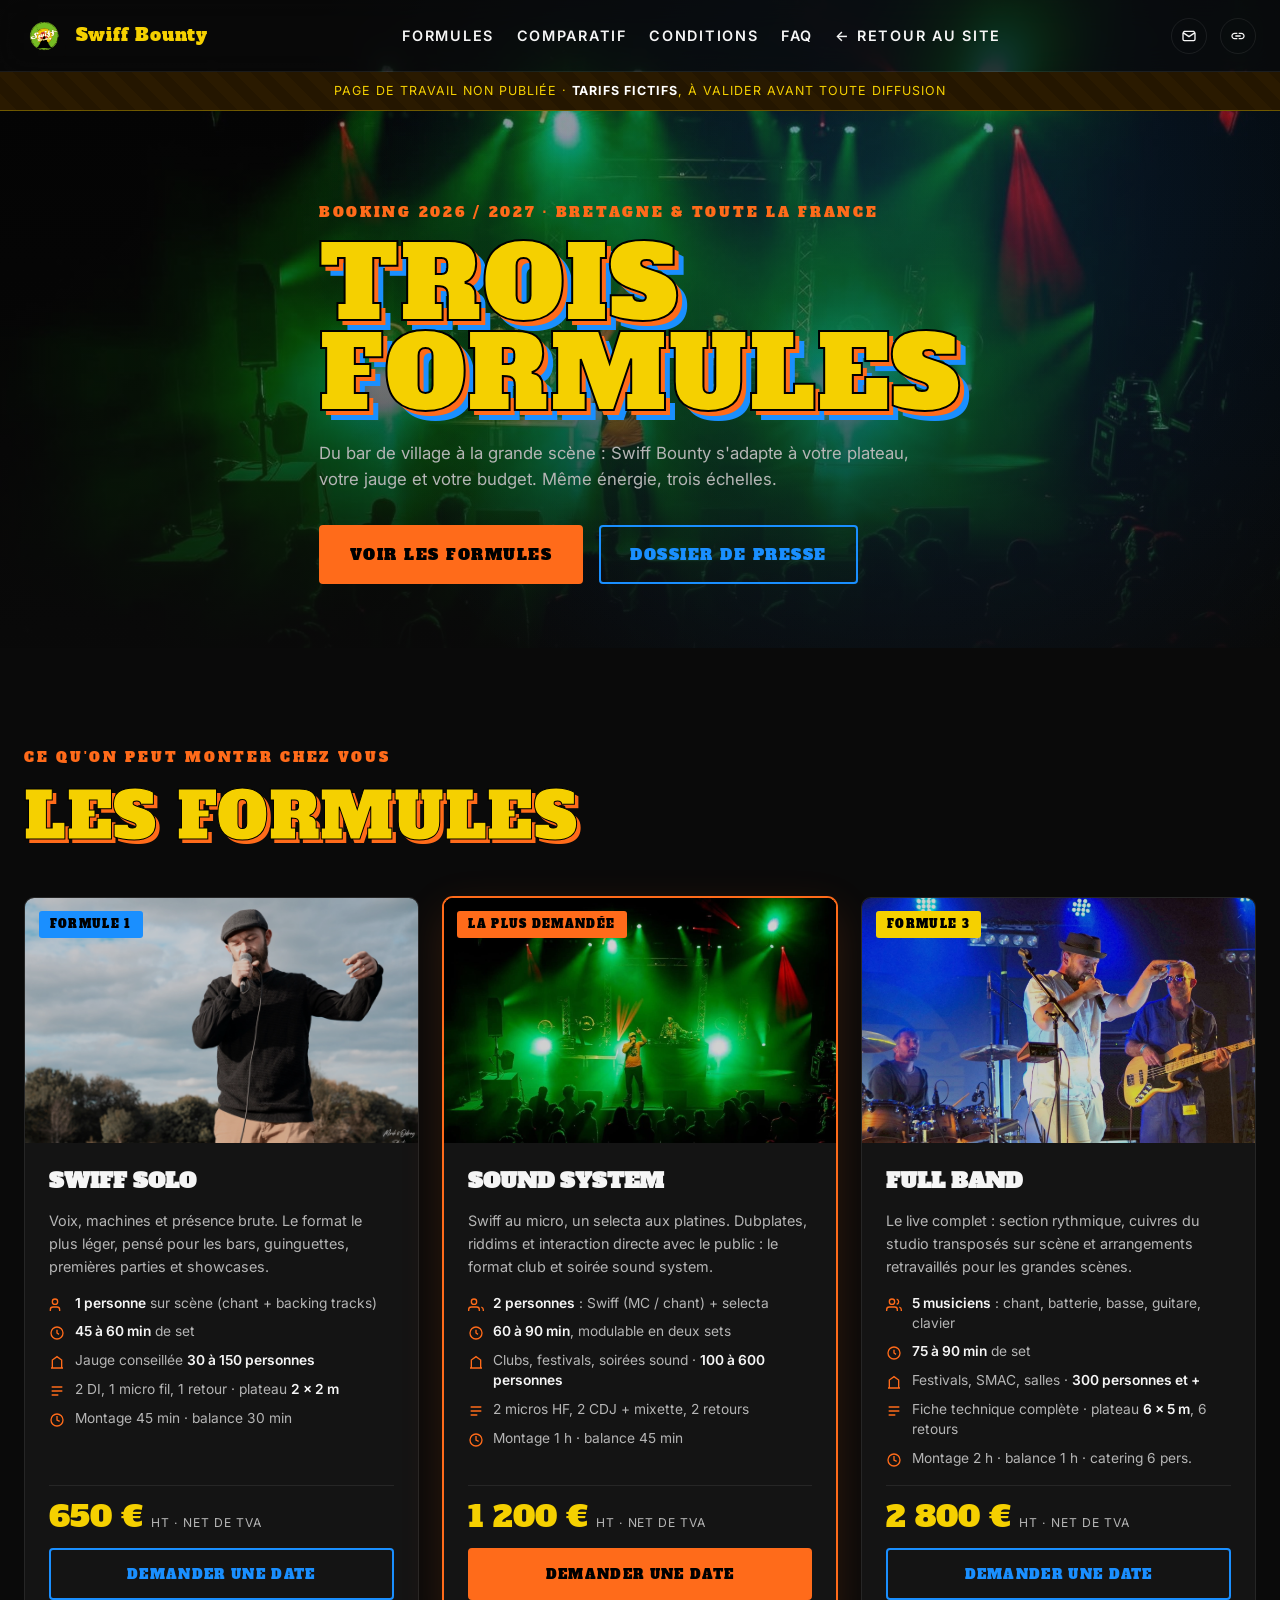
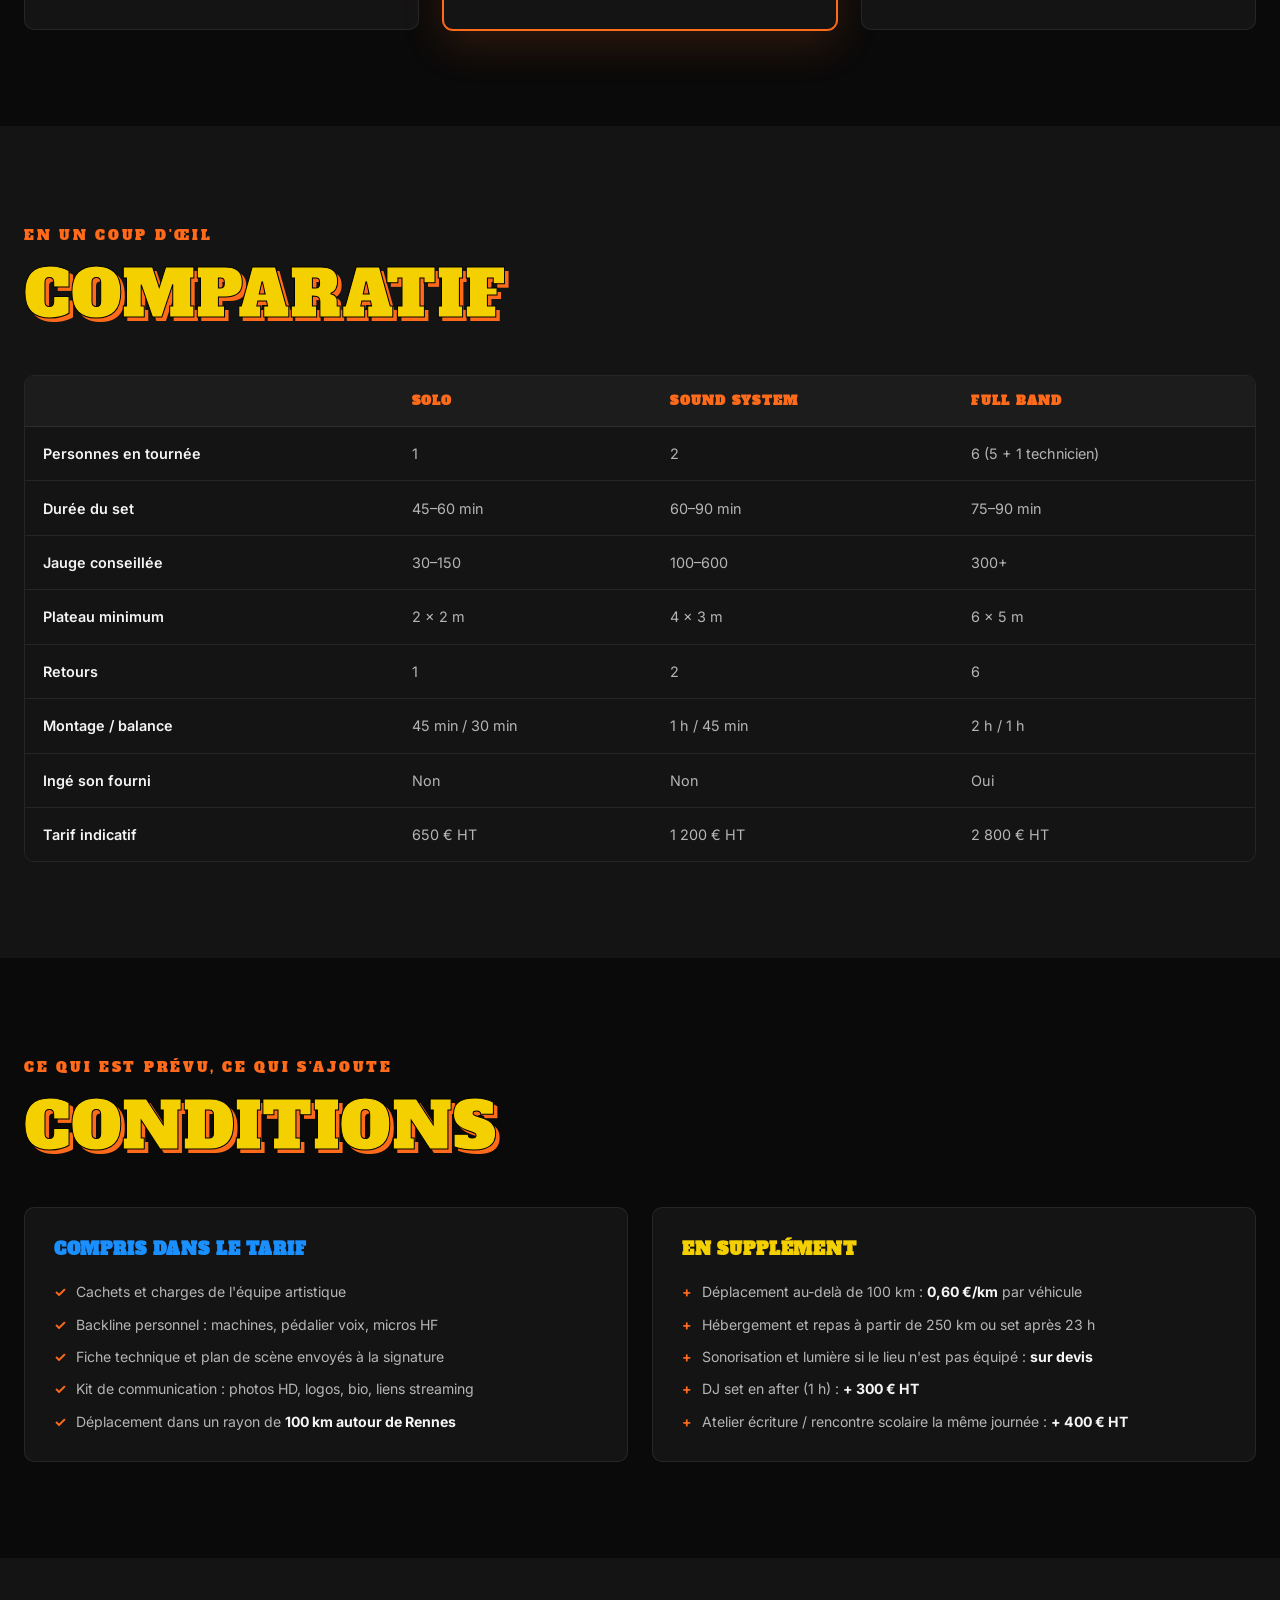
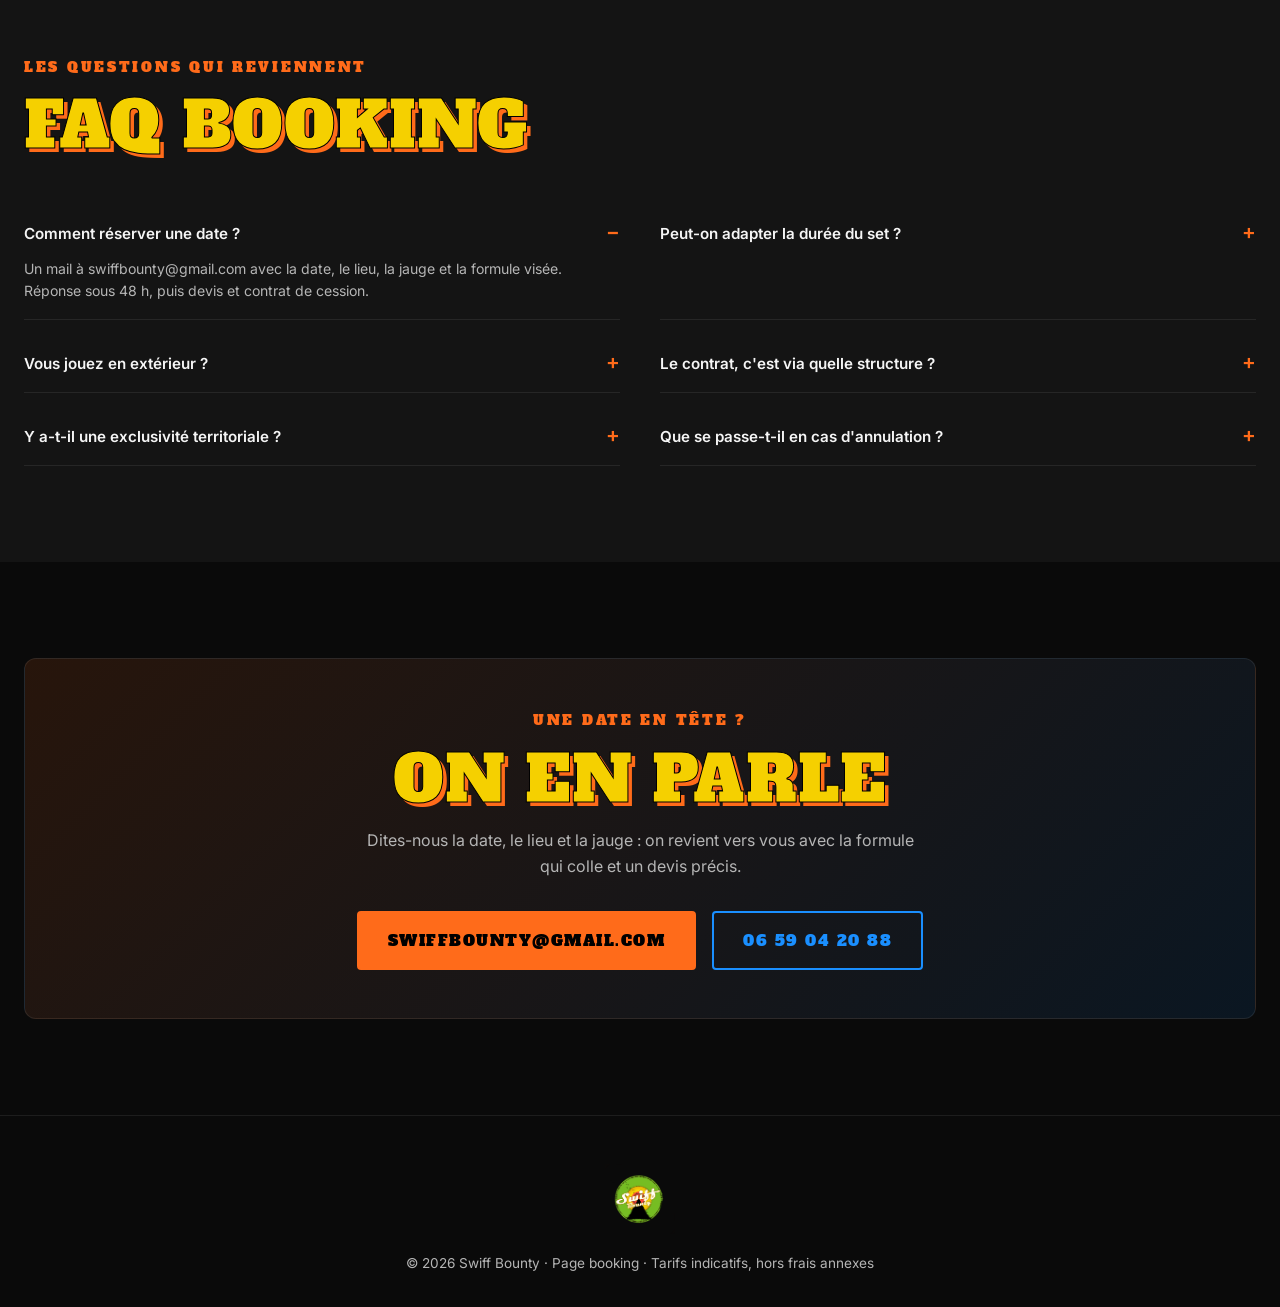
<file: docs/booking.html>
<!DOCTYPE html>
<html lang="fr">
<head>
<meta charset="UTF-8">
<meta name="viewport" content="width=device-width, initial-scale=1.0">
<meta name="robots" content="noindex, nofollow">
<title>Swiff Bounty - Booking · Formules</title>
<meta name="description" content="Les trois formules scéniques de Swiff Bounty : Solo, Sound System et Full Band. Page de travail réservée aux programmateurs.">
<link rel="icon" type="image/png" href="assets/img/logos/logo-mark.png">
<link rel="preconnect" href="https://fonts.googleapis.com">
<link rel="preconnect" href="https://fonts.gstatic.com" crossorigin>
<link href="https://fonts.googleapis.com/css2?family=Alfa+Slab+One&family=Playfair+Display:wght@900&family=Inter:wght@400;500;600;700&display=swap" rel="stylesheet">
<link rel="stylesheet" href="assets/css/main.css">
<style>
/* ---- Booking page (spécifique) ---- */
.draft-banner {
  position: fixed;
  top: var(--nav-h); left: 0; right: 0;
  z-index: 99;
  background: repeating-linear-gradient(45deg, #2a1a00, #2a1a00 12px, #241600 12px, #241600 24px);
  border-bottom: 1px solid rgba(245, 208, 0, 0.35);
  color: var(--yellow);
  font-size: 0.78rem;
  letter-spacing: 0.08em;
  text-transform: uppercase;
  text-align: center;
  padding: 0.55rem 1rem;
}
.draft-banner strong { color: #fff; }

.booking-hero {
  min-height: 72vh;
  padding: calc(var(--nav-h) + 5rem) 0 4rem;
  display: flex;
  align-items: flex-end;
  position: relative;
  overflow: hidden;
}
.booking-hero .hero-bg { object-position: center 40%; }
.booking-hero .container { position: relative; z-index: 2; }
section[id] { scroll-margin-top: calc(var(--nav-h) + 4.5rem); }
.booking-hero h1 {
  font-family: "Alfa Slab One", "Playfair Display", Georgia, serif;
  font-size: clamp(2.6rem, 8vw, 6.5rem);
  color: var(--yellow);
  -webkit-text-stroke: 2px #000;
  text-shadow: 5px 5px 0 var(--orange), 10px 10px 0 var(--blue);
  text-transform: uppercase;
  line-height: 0.88;
  margin-bottom: 1.25rem;
}
.booking-hero .lead {
  max-width: 620px;
  font-size: 1.05rem;
  margin-bottom: 2rem;
}

/* ---- Formules ---- */
.formula-grid {
  display: grid;
  grid-template-columns: repeat(3, 1fr);
  gap: 1.5rem;
  align-items: stretch;
}
.formula {
  background: var(--bg-soft);
  border: 1px solid var(--border);
  border-radius: 10px;
  overflow: hidden;
  display: flex;
  flex-direction: column;
  transition: transform .3s, border-color .3s, box-shadow .3s;
}
.formula:hover {
  transform: translateY(-6px);
  border-color: var(--orange);
  box-shadow: 0 14px 40px rgba(0,0,0,0.6);
}
.formula.featured {
  border-color: var(--orange);
  box-shadow: 0 0 0 1px var(--orange), 0 14px 44px rgba(255,107,26,0.16);
}
.formula-media {
  position: relative;
  aspect-ratio: 16 / 10;
  background: #000;
  overflow: hidden;
}
.formula-media img {
  width: 100%; height: 100%;
  object-fit: cover;
  filter: brightness(0.82);
  transition: transform .5s, filter .3s;
}
.formula:hover .formula-media img { transform: scale(1.06); filter: brightness(1); }
.formula-tag {
  position: absolute;
  top: 0.85rem; left: 0.85rem;
  background: var(--orange);
  color: #000;
  font-family: "Alfa Slab One", serif;
  font-size: 0.68rem;
  letter-spacing: 0.12em;
  text-transform: uppercase;
  padding: 0.3rem 0.7rem;
  border-radius: 3px;
}
.formula-tag.blue { background: var(--blue); }
.formula-tag.yellow { background: var(--yellow); }
.formula-body {
  padding: 1.6rem 1.5rem 1.8rem;
  display: flex;
  flex-direction: column;
  flex: 1;
  gap: 1rem;
}
.formula-body h3 {
  font-family: "Alfa Slab One", serif;
  font-size: 1.35rem;
  text-transform: uppercase;
  color: var(--text);
  margin: 0;
  line-height: 1.1;
}
.formula-pitch { font-size: 0.9rem; margin: 0; }
.formula-price {
  display: flex;
  align-items: baseline;
  gap: 0.5rem;
  margin-top: auto;
  border-top: 1px solid var(--border);
  padding-top: 1rem;
}
.formula-price .amount {
  font-family: "Alfa Slab One", serif;
  font-size: 1.9rem;
  color: var(--yellow);
  line-height: 1;
}
.formula-price small {
  color: var(--text-dim);
  font-size: 0.76rem;
  text-transform: uppercase;
  letter-spacing: 0.08em;
}
.formula-specs {
  list-style: none;
  display: flex;
  flex-direction: column;
  gap: 0.55rem;
  margin: 0;
  flex: 1;
}
.formula-specs li {
  display: flex;
  gap: 0.6rem;
  font-size: 0.86rem;
  color: var(--text-dim);
  line-height: 1.45;
}
.formula-specs li svg { flex: 0 0 16px; margin-top: 3px; color: var(--orange); }
.formula-specs li strong { color: var(--text); font-weight: 600; }
.formula .btn { justify-content: center; width: 100%; font-size: 0.82rem; padding: 0.85rem 1rem; }

/* ---- Comparatif ---- */
.compare-wrap { overflow-x: auto; border: 1px solid var(--border); border-radius: 10px; }
table.compare {
  width: 100%;
  min-width: 720px;
  border-collapse: collapse;
  background: var(--bg-soft);
  font-size: 0.9rem;
}
table.compare th, table.compare td {
  padding: 0.95rem 1.1rem;
  text-align: left;
  border-bottom: 1px solid var(--border);
}
table.compare thead th {
  font-family: "Alfa Slab One", serif;
  font-size: 0.78rem;
  letter-spacing: 0.1em;
  text-transform: uppercase;
  color: var(--orange);
  background: var(--bg-elev);
  white-space: nowrap;
}
table.compare thead th:first-child { color: var(--text-dim); }
table.compare tbody th {
  font-weight: 600;
  color: var(--text);
  width: 30%;
}
table.compare td { color: var(--text-dim); }
table.compare tbody tr:last-child th,
table.compare tbody tr:last-child td { border-bottom: none; }
table.compare tbody tr:hover td,
table.compare tbody tr:hover th { background: rgba(255,107,26,0.05); }

/* ---- Inclus / options ---- */
.included-grid {
  display: grid;
  grid-template-columns: 1fr 1fr;
  gap: 1.5rem;
}
.panel {
  background: var(--bg-soft);
  border: 1px solid var(--border);
  border-radius: 10px;
  padding: 1.8rem;
}
.panel h3 {
  font-family: "Alfa Slab One", serif;
  font-size: 1.05rem;
  text-transform: uppercase;
  letter-spacing: 0.05em;
  margin-bottom: 1.1rem;
}
.panel.included h3 { color: var(--blue); }
.panel.options h3 { color: var(--yellow); }
.panel ul { list-style: none; display: flex; flex-direction: column; gap: 0.7rem; }
.panel li { font-size: 0.88rem; color: var(--text-dim); display: flex; gap: 0.65rem; line-height: 1.5; }
.panel li span.mark { color: var(--orange); flex: 0 0 auto; font-weight: 700; }
.panel li strong { color: var(--text); }

/* ---- FAQ ---- */
.faq { display: grid; grid-template-columns: 1fr 1fr; gap: 1rem 2.5rem; }
.faq details {
  border-bottom: 1px solid var(--border);
  padding: 1rem 0;
}
.faq summary {
  cursor: pointer;
  font-weight: 600;
  color: var(--text);
  list-style: none;
  display: flex;
  justify-content: space-between;
  gap: 1rem;
  font-size: 0.95rem;
}
.faq summary::-webkit-details-marker { display: none; }
.faq summary::after { content: "+"; color: var(--orange); font-size: 1.3rem; line-height: 1; }
.faq details[open] summary::after { content: "−"; }
.faq p { margin-top: 0.7rem; font-size: 0.88rem; }

/* ---- CTA ---- */
.booking-cta {
  background: linear-gradient(135deg, rgba(255,107,26,0.12), rgba(26,143,255,0.10));
  border: 1px solid var(--border);
  border-radius: 12px;
  padding: 3rem 2rem;
  text-align: center;
}
.booking-cta h2 { margin-bottom: 1rem; }
.booking-cta p { max-width: 560px; margin: 0 auto 2rem; }
.booking-cta .hero-ctas { justify-content: center; }

@media (max-width: 1000px) {
  .formula-grid { grid-template-columns: 1fr; max-width: 560px; margin: 0 auto; }
  .included-grid, .faq { grid-template-columns: 1fr; }
}
</style>
</head>
<body>

<!-- ========== NAV ========== -->
<nav class="topnav">
  <div class="container">
    <a href="index.html" class="nav-logo">
      <img src="assets/img/logos/logo-mark.png" alt="Swiff Bounty">
      <span>Swiff Bounty</span>
    </a>
    <div class="nav-links" id="navLinks">
      <a href="#formules">Formules</a>
      <a href="#comparatif">Comparatif</a>
      <a href="#conditions">Conditions</a>
      <a href="#faq">FAQ</a>
      <a href="index.html">← Retour au site</a>
    </div>
    <div class="nav-socials">
      <a href="mailto:swiffbounty@gmail.com" aria-label="Email">
        <svg viewBox="0 0 24 24" fill="none" stroke="currentColor" stroke-width="2"><path d="M3 7l9 6 9-6M3 7v10a2 2 0 002 2h14a2 2 0 002-2V7M3 7l2-2h14l2 2"/></svg>
      </a>
      <a href="https://linkaband.com/swiff-bounty" target="_blank" rel="noopener" aria-label="Linkaband">
        <svg viewBox="0 0 24 24" fill="currentColor"><path d="M3.9 12c0-1.71 1.39-3.1 3.1-3.1h4V7H7c-2.76 0-5 2.24-5 5s2.24 5 5 5h4v-1.9H7c-1.71 0-3.1-1.39-3.1-3.1zM8 13h8v-2H8v2zm9-6h-4v1.9h4c1.71 0 3.1 1.39 3.1 3.1s-1.39 3.1-3.1 3.1h-4V17h4c2.76 0 5-2.24 5-5s-2.24-5-5-5z"/></svg>
      </a>
    </div>
    <button class="menu-toggle" id="menuToggle" aria-label="Menu">
      <svg viewBox="0 0 24 24" width="22" height="22" fill="none" stroke="currentColor" stroke-width="2"><path d="M3 6h18M3 12h18M3 18h18"/></svg>
    </button>
  </div>
</nav>

<div class="draft-banner">
  Page de travail non publiée · <strong>tarifs fictifs</strong>, à valider avant toute diffusion
</div>

<!-- ========== HERO ========== -->
<header class="booking-hero">
  <img class="hero-bg" src="assets/img/photos/live-sound-system-2026.jpg" alt="" fetchpriority="high" decoding="async">
  <div class="hero-shade"></div>
  <div class="container">
    <span class="eyebrow">Booking 2026 / 2027 · Bretagne &amp; toute la France</span>
    <h1>Trois<br>formules</h1>
    <p class="lead">
      Du bar de village à la grande scène : Swiff Bounty s'adapte à votre plateau, votre jauge
      et votre budget. Même énergie, trois échelles.
    </p>
    <div class="hero-ctas">
      <a class="btn" href="#formules">Voir les formules</a>
      <a class="btn btn-ghost" href="dossier-presse.pdf" target="_blank" rel="noopener">Dossier de presse</a>
    </div>
  </div>
</header>

<!-- ========== FORMULES ========== -->
<section id="formules">
  <div class="container">
    <div class="section-head reveal">
      <span class="eyebrow">Ce qu'on peut monter chez vous</span>
      <h2>Les formules</h2>
    </div>

    <div class="formula-grid">

      <!-- SOLO -->
      <article class="formula reveal">
        <div class="formula-media">
          <img src="assets/img/photos/DSC07688-Modifier.jpg" alt="Swiff Bounty en formule solo">
          <span class="formula-tag blue">Formule 1</span>
        </div>
        <div class="formula-body">
          <h3>Swiff Solo</h3>
          <p class="formula-pitch">
            Voix, machines et présence brute. Le format le plus léger, pensé pour les bars,
            guinguettes, premières parties et showcases.
          </p>
          <ul class="formula-specs">
            <li><svg viewBox="0 0 24 24" width="16" height="16" fill="none" stroke="currentColor" stroke-width="2"><path d="M16 21v-2a4 4 0 00-4-4H6a4 4 0 00-4 4v2M9 11a4 4 0 100-8 4 4 0 000 8z"/></svg><span><strong>1 personne</strong> sur scène (chant + backing tracks)</span></li>
            <li><svg viewBox="0 0 24 24" width="16" height="16" fill="none" stroke="currentColor" stroke-width="2"><circle cx="12" cy="12" r="9"/><path d="M12 7v5l3 2"/></svg><span><strong>45 à 60 min</strong> de set</span></li>
            <li><svg viewBox="0 0 24 24" width="16" height="16" fill="none" stroke="currentColor" stroke-width="2"><path d="M3 21h18M5 21V9l7-5 7 5v12"/></svg><span>Jauge conseillée <strong>30 à 150 personnes</strong></span></li>
            <li><svg viewBox="0 0 24 24" width="16" height="16" fill="none" stroke="currentColor" stroke-width="2"><path d="M4 6h16M4 12h16M4 18h10"/></svg><span>2 DI, 1 micro fil, 1 retour · plateau <strong>2 × 2 m</strong></span></li>
            <li><svg viewBox="0 0 24 24" width="16" height="16" fill="none" stroke="currentColor" stroke-width="2"><path d="M12 6v6l4 2"/><circle cx="12" cy="12" r="9"/></svg><span>Montage 45 min · balance 30 min</span></li>
          </ul>
          <div class="formula-price">
            <span class="amount">650 €</span>
            <small>HT · net de TVA</small>
          </div>
          <a class="btn btn-ghost" href="mailto:swiffbounty@gmail.com?subject=Booking%20Swiff%20Bounty%20-%20formule%20Solo">Demander une date</a>
        </div>
      </article>

      <!-- SOUND SYSTEM -->
      <article class="formula featured reveal">
        <div class="formula-media">
          <img src="assets/img/photos/live-sound-system-2026.jpg" alt="Swiff Bounty en formule sound system">
          <span class="formula-tag">La plus demandée</span>
        </div>
        <div class="formula-body">
          <h3>Sound System</h3>
          <p class="formula-pitch">
            Swiff au micro, un selecta aux platines. Dubplates, riddims et interaction directe
            avec le public : le format club et soirée sound system.
          </p>
          <ul class="formula-specs">
            <li><svg viewBox="0 0 24 24" width="16" height="16" fill="none" stroke="currentColor" stroke-width="2"><path d="M17 21v-2a4 4 0 00-4-4H5a4 4 0 00-4 4v2M9 11a4 4 0 100-8 4 4 0 000 8zM23 21v-2a4 4 0 00-3-3.87"/></svg><span><strong>2 personnes</strong> : Swiff (MC / chant) + selecta</span></li>
            <li><svg viewBox="0 0 24 24" width="16" height="16" fill="none" stroke="currentColor" stroke-width="2"><circle cx="12" cy="12" r="9"/><path d="M12 7v5l3 2"/></svg><span><strong>60 à 90 min</strong>, modulable en deux sets</span></li>
            <li><svg viewBox="0 0 24 24" width="16" height="16" fill="none" stroke="currentColor" stroke-width="2"><path d="M3 21h18M5 21V9l7-5 7 5v12"/></svg><span>Clubs, festivals, soirées sound · <strong>100 à 600 personnes</strong></span></li>
            <li><svg viewBox="0 0 24 24" width="16" height="16" fill="none" stroke="currentColor" stroke-width="2"><path d="M4 6h16M4 12h16M4 18h10"/></svg><span>2 micros HF, 2 CDJ + mixette, 2 retours</span></li>
            <li><svg viewBox="0 0 24 24" width="16" height="16" fill="none" stroke="currentColor" stroke-width="2"><path d="M12 6v6l4 2"/><circle cx="12" cy="12" r="9"/></svg><span>Montage 1 h · balance 45 min</span></li>
          </ul>
          <div class="formula-price">
            <span class="amount">1 200 €</span>
            <small>HT · net de TVA</small>
          </div>
          <a class="btn" href="mailto:swiffbounty@gmail.com?subject=Booking%20Swiff%20Bounty%20-%20formule%20Sound%20System">Demander une date</a>
        </div>
      </article>

      <!-- FULL BAND -->
      <article class="formula reveal">
        <div class="formula-media">
          <img src="assets/img/photos/live-full-band-2026.jpg" alt="Swiff Bounty en formule full band">
          <span class="formula-tag yellow">Formule 3</span>
        </div>
        <div class="formula-body">
          <h3>Full Band</h3>
          <p class="formula-pitch">
            Le live complet : section rythmique, cuivres du studio transposés sur scène et
            arrangements retravaillés pour les grandes scènes.
          </p>
          <ul class="formula-specs">
            <li><svg viewBox="0 0 24 24" width="16" height="16" fill="none" stroke="currentColor" stroke-width="2"><path d="M17 21v-2a4 4 0 00-4-4H5a4 4 0 00-4 4v2M9 11a4 4 0 100-8 4 4 0 000 8zM23 21v-2a4 4 0 00-3-3.87M16 3.13a4 4 0 010 7.75"/></svg><span><strong>5 musiciens</strong> : chant, batterie, basse, guitare, clavier</span></li>
            <li><svg viewBox="0 0 24 24" width="16" height="16" fill="none" stroke="currentColor" stroke-width="2"><circle cx="12" cy="12" r="9"/><path d="M12 7v5l3 2"/></svg><span><strong>75 à 90 min</strong> de set</span></li>
            <li><svg viewBox="0 0 24 24" width="16" height="16" fill="none" stroke="currentColor" stroke-width="2"><path d="M3 21h18M5 21V9l7-5 7 5v12"/></svg><span>Festivals, SMAC, salles · <strong>300 personnes et +</strong></span></li>
            <li><svg viewBox="0 0 24 24" width="16" height="16" fill="none" stroke="currentColor" stroke-width="2"><path d="M4 6h16M4 12h16M4 18h10"/></svg><span>Fiche technique complète · plateau <strong>6 × 5 m</strong>, 6 retours</span></li>
            <li><svg viewBox="0 0 24 24" width="16" height="16" fill="none" stroke="currentColor" stroke-width="2"><path d="M12 6v6l4 2"/><circle cx="12" cy="12" r="9"/></svg><span>Montage 2 h · balance 1 h · catering 6 pers.</span></li>
          </ul>
          <div class="formula-price">
            <span class="amount">2 800 €</span>
            <small>HT · net de TVA</small>
          </div>
          <a class="btn btn-ghost" href="mailto:swiffbounty@gmail.com?subject=Booking%20Swiff%20Bounty%20-%20formule%20Full%20Band">Demander une date</a>
        </div>
      </article>

    </div>
  </div>
</section>

<!-- ========== COMPARATIF ========== -->
<section id="comparatif" style="background:var(--bg-soft)">
  <div class="container">
    <div class="section-head reveal">
      <span class="eyebrow">En un coup d'œil</span>
      <h2>Comparatif</h2>
    </div>
    <div class="compare-wrap reveal">
      <table class="compare">
        <thead>
          <tr>
            <th>&nbsp;</th>
            <th>Solo</th>
            <th>Sound System</th>
            <th>Full Band</th>
          </tr>
        </thead>
        <tbody>
          <tr><th>Personnes en tournée</th><td>1</td><td>2</td><td>6 (5 + 1 technicien)</td></tr>
          <tr><th>Durée du set</th><td>45–60 min</td><td>60–90 min</td><td>75–90 min</td></tr>
          <tr><th>Jauge conseillée</th><td>30–150</td><td>100–600</td><td>300+</td></tr>
          <tr><th>Plateau minimum</th><td>2 × 2 m</td><td>4 × 3 m</td><td>6 × 5 m</td></tr>
          <tr><th>Retours</th><td>1</td><td>2</td><td>6</td></tr>
          <tr><th>Montage / balance</th><td>45 min / 30 min</td><td>1 h / 45 min</td><td>2 h / 1 h</td></tr>
          <tr><th>Ingé son fourni</th><td>Non</td><td>Non</td><td>Oui</td></tr>
          <tr><th>Tarif indicatif</th><td>650 € HT</td><td>1 200 € HT</td><td>2 800 € HT</td></tr>
        </tbody>
      </table>
    </div>
  </div>
</section>

<!-- ========== CONDITIONS ========== -->
<section id="conditions">
  <div class="container">
    <div class="section-head reveal">
      <span class="eyebrow">Ce qui est prévu, ce qui s'ajoute</span>
      <h2>Conditions</h2>
    </div>
    <div class="included-grid">
      <div class="panel included reveal">
        <h3>Compris dans le tarif</h3>
        <ul>
          <li><span class="mark">✓</span><span>Cachets et charges de l'équipe artistique</span></li>
          <li><span class="mark">✓</span><span>Backline personnel : machines, pédalier voix, micros HF</span></li>
          <li><span class="mark">✓</span><span>Fiche technique et plan de scène envoyés à la signature</span></li>
          <li><span class="mark">✓</span><span>Kit de communication : photos HD, logos, bio, liens streaming</span></li>
          <li><span class="mark">✓</span><span>Déplacement dans un rayon de <strong>100 km autour de Rennes</strong></span></li>
        </ul>
      </div>
      <div class="panel options reveal">
        <h3>En supplément</h3>
        <ul>
          <li><span class="mark">+</span><span>Déplacement au-delà de 100 km : <strong>0,60 €/km</strong> par véhicule</span></li>
          <li><span class="mark">+</span><span>Hébergement et repas à partir de 250 km ou set après 23 h</span></li>
          <li><span class="mark">+</span><span>Sonorisation et lumière si le lieu n'est pas équipé : <strong>sur devis</strong></span></li>
          <li><span class="mark">+</span><span>DJ set en after (1 h) : <strong>+ 300 € HT</strong></span></li>
          <li><span class="mark">+</span><span>Atelier écriture / rencontre scolaire la même journée : <strong>+ 400 € HT</strong></span></li>
        </ul>
      </div>
    </div>
  </div>
</section>

<!-- ========== FAQ ========== -->
<section id="faq" style="background:var(--bg-soft)">
  <div class="container">
    <div class="section-head reveal">
      <span class="eyebrow">Les questions qui reviennent</span>
      <h2>FAQ booking</h2>
    </div>
    <div class="faq reveal">
      <details open>
        <summary>Comment réserver une date ?</summary>
        <p>Un mail à swiffbounty@gmail.com avec la date, le lieu, la jauge et la formule visée. Réponse sous 48 h, puis devis et contrat de cession.</p>
      </details>
      <details>
        <summary>Peut-on adapter la durée du set ?</summary>
        <p>Oui. Chaque formule se découpe en deux sets ou se réduit à un format court de 30 min pour les tremplins et premières parties.</p>
      </details>
      <details>
        <summary>Vous jouez en extérieur ?</summary>
        <p>Oui, avec scène couverte et alimentation stabilisée. En plein soleil, prévoir une bâche sur le plateau pour le matériel électronique.</p>
      </details>
      <details>
        <summary>Le contrat, c'est via quelle structure ?</summary>
        <p>Contrat de cession classique. Les cachets passent par le GUSO ou par la structure de production selon le montage.</p>
      </details>
      <details>
        <summary>Y a-t-il une exclusivité territoriale ?</summary>
        <p>Pas de clause systématique. Sur les festivals, on s'accorde au cas par cas sur un rayon et un délai autour de la date.</p>
      </details>
      <details>
        <summary>Que se passe-t-il en cas d'annulation ?</summary>
        <p>Annulation à plus de 30 jours : sans frais. Entre 30 et 7 jours : 50 % du cachet. À moins de 7 jours : cachet dû en intégralité, hors cas de force majeure.</p>
      </details>
    </div>
  </div>
</section>

<!-- ========== CTA ========== -->
<section>
  <div class="container">
    <div class="booking-cta reveal">
      <span class="eyebrow">Une date en tête ?</span>
      <h2>On en parle</h2>
      <p>
        Dites-nous la date, le lieu et la jauge : on revient vers vous avec la formule
        qui colle et un devis précis.
      </p>
      <div class="hero-ctas">
        <a class="btn" href="mailto:swiffbounty@gmail.com?subject=Booking%20Swiff%20Bounty">swiffbounty@gmail.com</a>
        <a class="btn btn-ghost" href="tel:+33659042088">06 59 04 20 88</a>
      </div>
    </div>
  </div>
</section>

<!-- ========== FOOTER ========== -->
<footer>
  <div class="container">
    <img src="assets/img/logos/logo-mark.png" alt="Swiff Bounty">
    <small>© 2026 Swiff Bounty · Page booking · Tarifs indicatifs, hors frais annexes</small>
  </div>
</footer>

<script>
/* Reveal au scroll */
(function () {
  const els = document.querySelectorAll(".reveal:not(.in)");
  const io = new IntersectionObserver((entries) => {
    entries.forEach(e => {
      if (e.isIntersecting) { e.target.classList.add("in"); io.unobserve(e.target); }
    });
  }, { threshold: 0.12 });
  els.forEach(el => io.observe(el));

  const toggle = document.getElementById("menuToggle");
  const links = document.getElementById("navLinks");
  if (toggle && links) {
    toggle.addEventListener("click", () => links.classList.toggle("open"));
    links.querySelectorAll("a").forEach(a => a.addEventListener("click", () => links.classList.remove("open")));
  }
})();
</script>
</body>
</html>
</file>
<file: docs/assets/css/main.css>
/* ============ Swiff Bounty — main.css ============ */
:root {
  --bg: #0a0a0a;
  --bg-soft: #141414;
  --bg-elev: #1c1c1c;
  --orange: #ff6b1a;
  --orange-bright: #ff8533;
  --blue: #1a8fff;
  --yellow: #f5d000;
  --text: #f5f5f5;
  --text-dim: #b5b5b5;
  --border: rgba(255, 255, 255, 0.08);
  --max: 1400px;
  --nav-h: 72px;
}

* { box-sizing: border-box; margin: 0; padding: 0; }
html { scroll-behavior: smooth; }
body {
  background: var(--bg);
  color: var(--text);
  font-family: "Inter", system-ui, -apple-system, sans-serif;
  font-size: 16px;
  line-height: 1.6;
  overflow-x: hidden;
}
img { max-width: 100%; height: auto; display: block; }
a { color: inherit; text-decoration: none; transition: color .2s; }
a:hover { color: var(--orange); }
button { font: inherit; cursor: pointer; border: none; background: none; color: inherit; }

/* ---- Typography ---- */
.display, h1, h2 {
  font-family: "Alfa Slab One", "Playfair Display", Georgia, serif;
  font-weight: 400;
  line-height: 1;
  letter-spacing: 0.01em;
}
h2 {
  font-size: clamp(2.2rem, 5vw, 4rem);
  color: var(--yellow);
  text-transform: uppercase;
  -webkit-text-stroke: 1px #000;
  text-shadow: 4px 4px 0 var(--orange);
  margin-bottom: 2.5rem;
}
h3 {
  font-family: "Playfair Display", Georgia, serif;
  font-weight: 900;
  font-size: 1.4rem;
  margin-bottom: 0.5rem;
}
p { color: var(--text-dim); }
strong { color: var(--text); }
.eyebrow {
  display: inline-block;
  font-family: "Alfa Slab One", serif;
  font-size: 0.85rem;
  letter-spacing: 0.2em;
  color: var(--orange);
  text-transform: uppercase;
  margin-bottom: 1rem;
}

/* ---- Layout ---- */
section { padding: 6rem 0; position: relative; }
.container {
  max-width: var(--max);
  margin: 0 auto;
  padding: 0 1.5rem;
}
.section-head { margin-bottom: 3rem; }

/* ---- Nav ---- */
nav.topnav {
  position: fixed;
  top: 0; left: 0; right: 0;
  height: var(--nav-h);
  background: rgba(10, 10, 10, 0.7);
  backdrop-filter: blur(14px);
  -webkit-backdrop-filter: blur(14px);
  border-bottom: 1px solid var(--border);
  z-index: 100;
  display: flex;
  align-items: center;
}
nav .container {
  display: flex;
  align-items: center;
  justify-content: space-between;
  width: 100%;
}
.nav-logo { display: flex; align-items: center; gap: 0.6rem; }
.nav-logo img { height: 42px; width: auto; }
.nav-logo span {
  font-family: "Alfa Slab One", serif;
  font-size: 1.1rem;
  color: var(--yellow);
  letter-spacing: 0.05em;
}
.nav-links { display: flex; gap: 1.4rem; align-items: center; margin: 0 2rem 0 3.5rem; }
.nav-links a {
  font-size: 0.9rem;
  text-transform: uppercase;
  letter-spacing: 0.12em;
  font-weight: 600;
  position: relative;
  white-space: nowrap;
}
.nav-links a::after {
  content: "";
  position: absolute;
  bottom: -6px; left: 0;
  height: 2px; width: 0;
  background: var(--orange);
  transition: width .25s;
}
.nav-links a:hover::after { width: 100%; }
.nav-socials { display: flex; gap: 0.8rem; }
.nav-socials a {
  width: 36px; height: 36px;
  border: 1px solid var(--border);
  border-radius: 50%;
  display: flex; align-items: center; justify-content: center;
  transition: all .2s;
}
.nav-socials a:hover {
  border-color: var(--orange);
  background: var(--orange);
  color: #000;
  transform: translateY(-2px);
}
.nav-socials svg { width: 16px; height: 16px; }
.nav-lang {
  display: flex;
  align-items: center;
  gap: 0.3rem;
  margin-left: 1rem;
  font-size: 0.75rem;
  font-weight: 700;
  letter-spacing: 0.1em;
  text-transform: uppercase;
}
.nav-lang a {
  color: var(--text-dim);
  padding: 0.2rem 0.4rem;
  border-radius: 3px;
  transition: color .2s;
}
.nav-lang a:hover { color: var(--orange); }
.nav-lang .lang-active {
  color: var(--yellow);
  padding: 0.2rem 0.4rem;
}
.nav-lang a + .lang-active,
.nav-lang .lang-active + a { border-left: 1px solid var(--border); padding-left: 0.5rem; margin-left: 0.1rem; }
.menu-toggle { display: none; }

/* ---- Hero ---- */
.hero {
  min-height: 100vh;
  padding: calc(var(--nav-h) + 1.5rem) 0 4rem;
  position: relative;
  display: flex;
  align-items: flex-end;
  overflow: hidden;
}
.hero-bg {
  position: absolute;
  inset: 0;
  width: 100%;
  height: 100%;
  object-fit: cover;
  object-position: center center;
  z-index: 0;
}
.hero-shade {
  position: absolute; inset: 0; z-index: 1;
  background:
    radial-gradient(circle at 70% 30%, rgba(26,143,255,0.18), transparent 60%),
    linear-gradient(180deg, rgba(10,10,10,0.35) 0%, rgba(10,10,10,0.55) 55%, rgba(10,10,10,0.92) 100%);
}
.hero .container { position: relative; z-index: 2; }
.hero h1 {
  font-size: clamp(3.5rem, 11vw, 11rem);
  color: var(--yellow);
  -webkit-text-stroke: 2px #000;
  text-shadow:
    6px 6px 0 var(--orange),
    12px 12px 0 var(--blue);
  text-transform: uppercase;
  line-height: 0.85;
  margin-bottom: 1.5rem;
}
.hero-sub {
  font-family: "Alfa Slab One", serif;
  font-size: clamp(1rem, 2vw, 1.5rem);
  color: var(--text);
  letter-spacing: 0.2em;
  text-transform: uppercase;
  margin-bottom: 2.5rem;
}
.hero-sub span { color: var(--orange); }
.hero-ctas { display: flex; gap: 1rem; flex-wrap: wrap; }

/* ---- Buttons ---- */
.btn {
  display: inline-flex;
  align-items: center;
  gap: 0.6rem;
  padding: 0.95rem 1.8rem;
  font-family: "Alfa Slab One", serif;
  font-size: 0.95rem;
  letter-spacing: 0.1em;
  text-transform: uppercase;
  border: 2px solid var(--orange);
  background: var(--orange);
  color: #000;
  border-radius: 4px;
  transition: all .25s;
  position: relative;
  overflow: hidden;
}
.btn:hover {
  background: transparent;
  color: var(--orange);
  box-shadow: 0 0 30px rgba(255,107,26,0.6);
  transform: translateY(-2px);
}
.btn-ghost {
  background: transparent;
  border-color: var(--blue);
  color: var(--blue);
}
.btn-ghost:hover {
  background: var(--blue);
  color: #000;
  box-shadow: 0 0 30px rgba(26,143,255,0.6);
}

/* ---- Bio ---- */
.bio-grid {
  display: grid;
  grid-template-columns: 1fr 1fr;
  gap: 4rem;
  align-items: center;
}
.bio-grid img {
  border-radius: 6px;
  filter: grayscale(0.2) contrast(1.1);
  box-shadow: 12px 12px 0 var(--orange);
}
.bio-text p { margin-bottom: 1.2rem; font-size: 1.05rem; }
.bio-tags {
  display: flex; gap: 0.6rem; flex-wrap: wrap;
  margin-top: 1.5rem;
}
.bio-tags span {
  font-family: "Alfa Slab One", serif;
  font-size: 0.75rem;
  letter-spacing: 0.1em;
  padding: 0.4rem 0.9rem;
  border: 1px solid var(--border);
  border-radius: 20px;
  text-transform: uppercase;
  color: var(--text);
}

/* ---- Album highlight ---- */
.album-feature {
  background: linear-gradient(135deg, #1a0a0a 0%, #0a0a1a 100%);
  border: 1px solid var(--border);
  border-radius: 12px;
  overflow: hidden;
  display: grid;
  grid-template-columns: 1fr 1fr;
  gap: 0;
}
.album-feature-cover {
  overflow: hidden;
  display: flex;
  align-items: center;
  justify-content: center;
  padding: 2.5rem;
  background: rgba(0, 0, 0, 0.25);
}
.album-feature-cover img {
  width: 100%;
  max-width: 460px;
  height: auto;
  display: block;
  border-radius: 4px;
  box-shadow: 0 18px 40px rgba(0, 0, 0, 0.45);
}
.album-feature-info { padding: 3rem; display: flex; flex-direction: column; justify-content: center; }
.album-feature-info .eyebrow { color: var(--blue); }
.album-feature-info h3 {
  font-family: "Alfa Slab One", serif;
  font-size: clamp(2rem, 4vw, 3rem);
  color: var(--yellow);
  text-transform: uppercase;
  margin-bottom: 1rem;
}
.album-feature-info p { margin-bottom: 1.5rem; }
.album-feature-meta {
  display: flex; gap: 2rem; margin-bottom: 1.5rem;
  font-size: 0.85rem; color: var(--text-dim);
  text-transform: uppercase; letter-spacing: 0.1em;
}
.album-feature-meta strong { color: var(--orange); }

/* ---- Buy formats list (inside album feature) ---- */
.buy-formats {
  list-style: none;
  margin: 0 0 2rem;
  padding: 0;
  display: grid;
  gap: 0.6rem;
}
.buy-formats li {
  padding: 0;
  background: rgba(255,255,255,0.03);
  border: 1px solid var(--border);
  border-left: 3px solid var(--orange);
  border-radius: 4px;
  font-size: 0.95rem;
  transition: background .2s, border-left-color .2s;
}
.buy-formats li > a,
.buy-formats li > div {
  display: block;
  padding: 0.85rem 1rem;
  color: inherit;
}
.buy-formats li:has(a):hover {
  background: rgba(26, 143, 255, 0.07);
  border-left-color: var(--blue);
}
.buy-formats li:has(a):hover strong { color: var(--orange); }
.buy-formats strong { color: var(--text); display: block; }
.buy-formats small {
  color: var(--text-dim);
  font-size: 0.75rem;
  text-transform: uppercase;
  letter-spacing: 0.08em;
}
.buy-streaming-links {
  display: block;
  margin-top: 0.35rem;
}
.buy-streaming-links a {
  color: var(--orange);
  transition: color .2s;
}
.buy-streaming-links a:hover { color: var(--blue); }

/* ---- Discographie grid ---- */
.disco-grid {
  display: grid;
  grid-template-columns: repeat(auto-fill, minmax(240px, 1fr));
  gap: 1.5rem;
}
.track-card {
  background: var(--bg-soft);
  border-radius: 8px;
  overflow: hidden;
  cursor: pointer;
  transition: all .3s;
  position: relative;
  border: 1px solid var(--border);
}
.track-card:hover {
  transform: translateY(-6px);
  border-color: var(--orange);
  box-shadow: 0 12px 40px rgba(255,107,26,0.25);
}
.track-cover {
  aspect-ratio: 16/9;
  position: relative;
  overflow: hidden;
  background: #000;
}
.track-cover img {
  width: 100%; height: 100%;
  object-fit: cover;
  transition: transform .4s;
}
.track-card:hover .track-cover img { transform: scale(1.08); }
.track-cover::after {
  content: "▶";
  position: absolute;
  top: 50%; left: 50%;
  transform: translate(-50%, -50%) scale(0.7);
  width: 64px; height: 64px;
  background: var(--orange);
  color: #000;
  border-radius: 50%;
  display: flex; align-items: center; justify-content: center;
  font-size: 1.4rem;
  opacity: 0;
  transition: all .3s;
}
.track-card:hover .track-cover::after {
  opacity: 1;
  transform: translate(-50%, -50%) scale(1);
}
.track-info { padding: 1rem 1.2rem 1.2rem; }
.track-info h3 {
  font-size: 1.1rem;
  color: var(--text);
  margin-bottom: 0.2rem;
}
.track-info .track-date {
  font-size: 0.8rem;
  color: var(--text-dim);
  text-transform: uppercase;
  letter-spacing: 0.08em;
}
.track-badge {
  position: absolute;
  top: 0.8rem; left: 0.8rem;
  background: var(--blue);
  color: #000;
  font-family: "Alfa Slab One", serif;
  font-size: 0.7rem;
  padding: 0.3rem 0.6rem;
  border-radius: 3px;
  text-transform: uppercase;
  letter-spacing: 0.1em;
  z-index: 2;
}
.track-badge.album { background: var(--yellow); }

/* ---- Videos ---- */
.video-grid {
  display: grid;
  grid-template-columns: repeat(auto-fill, minmax(320px, 1fr));
  gap: 1.5rem;
}
.video-card {
  background: var(--bg-soft);
  border-radius: 8px;
  overflow: hidden;
  border: 1px solid var(--border);
}
.video-embed {
  aspect-ratio: 16/9;
  position: relative;
  background: #000;
  cursor: pointer;
  overflow: hidden;
}
.video-embed iframe {
  position: absolute; inset: 0;
  width: 100%; height: 100%;
  border: 0;
}
.video-embed img {
  width: 100%; height: 100%;
  object-fit: cover;
  transition: transform .4s, filter .3s;
  filter: brightness(0.85);
}
.video-embed:hover img { transform: scale(1.04); filter: brightness(1); }
.video-embed .play-overlay {
  position: absolute;
  top: 50%; left: 50%;
  transform: translate(-50%, -50%);
  width: 70px; height: 70px;
  background: var(--orange);
  color: #000;
  border-radius: 50%;
  display: flex; align-items: center; justify-content: center;
  font-size: 1.6rem;
  transition: all .25s;
  pointer-events: none;
  box-shadow: 0 6px 24px rgba(0,0,0,0.5);
}
.video-embed:hover .play-overlay {
  background: var(--orange-bright);
  transform: translate(-50%, -50%) scale(1.08);
}
.video-card .label {
  padding: 1rem 1.2rem;
  font-size: 0.9rem;
  display: flex; justify-content: space-between; align-items: center;
}
.video-card .label small {
  color: var(--blue);
  text-transform: uppercase;
  letter-spacing: 0.1em;
  font-size: 0.7rem;
}
.video-tabs {
  display: flex; gap: 0.6rem;
  margin-bottom: 2rem;
  flex-wrap: wrap;
}
.video-tabs button {
  padding: 0.55rem 1.1rem;
  font-family: "Alfa Slab One", serif;
  font-size: 0.8rem;
  letter-spacing: 0.1em;
  text-transform: uppercase;
  border: 1px solid var(--border);
  border-radius: 20px;
  color: var(--text-dim);
  transition: all .2s;
}
.video-tabs button.active,
.video-tabs button:hover {
  border-color: var(--orange);
  background: var(--orange);
  color: #000;
}

/* ---- Photos masonry ---- */
.photo-grid {
  columns: 3;
  column-gap: 1rem;
}
@media (max-width: 900px) { .photo-grid { columns: 2; } }
@media (max-width: 560px) { .photo-grid { columns: 1; } }
.photo-grid figure {
  break-inside: avoid;
  margin-bottom: 1rem;
  border-radius: 6px;
  overflow: hidden;
  cursor: zoom-in;
  position: relative;
  background: #000;
}
.photo-grid img {
  width: 100%;
  transition: transform .4s, filter .3s;
  filter: brightness(0.95);
}
.photo-grid figure:hover img {
  transform: scale(1.05);
  filter: brightness(1.1);
}

/* ---- Lightbox ---- */
.lightbox {
  position: fixed; inset: 0;
  background: rgba(0,0,0,0.95);
  z-index: 200;
  display: none;
  align-items: center;
  justify-content: center;
  padding: 2rem;
}
.lightbox.open { display: flex; }
.lightbox img,
.lightbox iframe {
  max-width: 90vw;
  max-height: 90vh;
  border-radius: 4px;
}
.lightbox iframe { width: 90vw; aspect-ratio: 16/9; height: auto; }
.lightbox-close {
  position: absolute;
  top: 2rem; right: 2rem;
  width: 48px; height: 48px;
  border-radius: 50%;
  background: var(--orange);
  color: #000;
  font-size: 1.4rem;
  display: flex; align-items: center; justify-content: center;
}

/* ---- Press ---- */
.press-grid {
  display: grid;
  grid-template-columns: repeat(auto-fill, minmax(280px, 1fr));
  gap: 1.5rem;
}
.press-card {
  padding: 2rem;
  background: var(--bg-soft);
  border: 1px solid var(--border);
  border-left: 4px solid var(--orange);
  border-radius: 6px;
  transition: all .25s;
}
.press-card:hover {
  border-left-color: var(--blue);
  transform: translateX(4px);
}
.press-card h4 {
  font-family: "Alfa Slab One", serif;
  font-size: 1.1rem;
  color: var(--yellow);
  margin-bottom: 0.8rem;
  text-transform: uppercase;
}
.press-card blockquote {
  font-style: italic;
  color: var(--text-dim);
  font-size: 0.95rem;
  margin-bottom: 1rem;
  line-height: 1.5;
}
.press-card a { color: var(--orange); font-size: 0.85rem; text-transform: uppercase; letter-spacing: 0.1em; }

.festivals {
  margin-top: 3rem;
  padding: 2rem;
  border: 1px solid var(--border);
  border-radius: 8px;
  background: linear-gradient(135deg, rgba(255,107,26,0.05), rgba(26,143,255,0.05));
}
.festivals h4 {
  font-family: "Alfa Slab One", serif;
  color: var(--orange);
  margin-bottom: 1rem;
  text-transform: uppercase;
  letter-spacing: 0.1em;
}
.festivals ul {
  list-style: none;
  display: flex; flex-wrap: wrap; gap: 0.8rem;
}
.festivals li {
  padding: 0.5rem 1rem;
  background: var(--bg);
  border-radius: 20px;
  font-size: 0.9rem;
  border: 1px solid var(--border);
}

/* ---- Full Support ---- */
.support-grid {
  display: grid;
  grid-template-columns: repeat(auto-fill, minmax(180px, 1fr));
  gap: 1.2rem;
}
.support-card {
  background: var(--bg-soft);
  border: 1px solid var(--border);
  border-radius: 8px;
  padding: 1.5rem 1.2rem;
  text-align: center;
  transition: all .3s;
  text-decoration: none;
  display: flex;
  flex-direction: column;
  align-items: center;
  gap: 0.75rem;
}
.support-card:hover {
  border-color: var(--orange);
  transform: translateY(-4px);
  box-shadow: 0 8px 24px rgba(255,107,26,0.15);
}
.support-card img {
  width: 90px;
  height: 90px;
  object-fit: cover;
  border-radius: 50%;
}
.support-card img.wide {
  width: 160px;
  height: 52px;
  object-fit: contain;
  border-radius: 6px;
  background: #fff;
  padding: 6px 10px;
}
.support-card h4 {
  font-size: 1rem;
  color: var(--text);
  margin: 0;
}
.support-bio {
  font-size: 0.82rem;
  color: var(--text-dim);
  line-height: 1.55;
  margin: 0;
}
.support-card small {
  color: var(--text-dim);
  font-size: 0.78rem;
  text-transform: uppercase;
  letter-spacing: 0.08em;
}

/* ---- Concerts ---- */
.concerts-empty {
  text-align: center;
  padding: 4rem 2rem;
  border: 2px dashed var(--border);
  border-radius: 12px;
}
.concerts-empty p { font-size: 1.1rem; margin-bottom: 1.5rem; }

/* ---- Contact ---- */
.contact-grid {
  display: grid;
  grid-template-columns: 1fr 1fr;
  gap: 4rem;
  align-items: start;
}
.contact-info { display: flex; flex-direction: column; gap: 1.5rem; }
.contact-item {
  display: flex; gap: 1rem; align-items: center;
  padding: 1.2rem;
  border: 1px solid var(--border);
  border-radius: 8px;
  background: var(--bg-soft);
  transition: all .25s;
}
.contact-item:hover { border-color: var(--orange); transform: translateX(4px); }
.contact-item .icon {
  width: 48px; height: 48px;
  background: var(--orange);
  color: #000;
  border-radius: 50%;
  display: flex; align-items: center; justify-content: center;
  flex-shrink: 0;
}
.contact-item small { display: block; color: var(--text-dim); font-size: 0.8rem; text-transform: uppercase; letter-spacing: 0.08em; }
.contact-item strong { font-size: 1.1rem; }
.contact-socials {
  display: grid;
  grid-template-columns: repeat(2, 1fr);
  gap: 1rem;
}
.contact-socials a {
  padding: 1.2rem;
  border: 1px solid var(--border);
  border-radius: 8px;
  background: var(--bg-soft);
  display: flex; align-items: center; gap: 0.8rem;
  transition: all .25s;
}
.contact-socials a:hover {
  border-color: var(--orange);
  background: var(--orange);
  color: #000;
  transform: translateY(-2px);
}
.contact-socials svg { width: 24px; height: 24px; }

/* ---- Footer ---- */
footer {
  padding: 3rem 0 2rem;
  border-top: 1px solid var(--border);
  text-align: center;
}
footer .container {
  display: flex; flex-direction: column; align-items: center; gap: 1.2rem;
}
footer img { height: 70px; }
footer small { color: var(--text-dim); font-size: 0.85rem; }

/* ---- Floating audio player ---- */
.player {
  position: fixed;
  bottom: 1.2rem;
  right: 1.2rem;
  z-index: 90;
  background: rgba(10,10,10,0.92);
  backdrop-filter: blur(14px);
  -webkit-backdrop-filter: blur(14px);
  border: 1px solid var(--orange);
  border-radius: 12px;
  padding: 0.9rem 1rem;
  display: flex;
  align-items: center;
  gap: 0.9rem;
  box-shadow: 0 12px 40px rgba(0,0,0,0.6), 0 0 30px rgba(255,107,26,0.15);
  max-width: calc(100vw - 2rem);
  transition: transform .3s, opacity .3s;
}
.player.muted-prompt { animation: pulse 1.8s infinite; }
@keyframes pulse {
  0%, 100% { box-shadow: 0 12px 40px rgba(0,0,0,0.6), 0 0 0 0 rgba(255,107,26,0.6); }
  50% { box-shadow: 0 12px 40px rgba(0,0,0,0.6), 0 0 0 16px rgba(255,107,26,0); }
}
.player-btn {
  width: 42px; height: 42px;
  border-radius: 50%;
  background: var(--orange);
  color: #000;
  display: flex; align-items: center; justify-content: center;
  flex-shrink: 0;
  transition: all .2s;
}
.player-btn:hover { background: var(--orange-bright); transform: scale(1.05); }
.player-btn.secondary {
  background: transparent;
  border: 1px solid var(--border);
  color: var(--text);
  width: 36px; height: 36px;
}
.player-btn.secondary:hover { border-color: var(--orange); color: var(--orange); }
.player-info { min-width: 0; }
.player-info small {
  display: block;
  color: var(--orange);
  font-family: "Alfa Slab One", serif;
  font-size: 0.65rem;
  letter-spacing: 0.15em;
  text-transform: uppercase;
  margin-bottom: 0.15rem;
}
.player-info strong {
  display: block;
  font-size: 0.95rem;
  font-weight: 600;
  white-space: nowrap;
  overflow: hidden;
  text-overflow: ellipsis;
  max-width: 180px;
}
.player svg { width: 18px; height: 18px; }
.player .player-controls { display: flex; gap: 0.4rem; }
@media (max-width: 560px) {
  .player { bottom: 0.6rem; right: 0.6rem; left: 0.6rem; padding: 0.7rem 0.8rem; }
  .player-info strong { max-width: 100px; font-size: 0.85rem; }
  .player-btn.secondary { display: none; }
}

/* ---- Concerts list ---- */
.concert-list { display: flex; flex-direction: column; gap: 0.8rem; }
.concert-row {
  display: grid;
  grid-template-columns: 120px 1fr auto;
  gap: 1.5rem;
  align-items: center;
  padding: 1.4rem 1.8rem;
  background: var(--bg-soft);
  border: 1px solid var(--border);
  border-left: 4px solid var(--orange);
  border-radius: 6px;
  transition: all .25s;
}
.concert-row:hover {
  border-left-color: var(--blue);
  transform: translateX(4px);
  background: var(--bg-elev);
}
.concert-date {
  font-family: "Alfa Slab One", serif;
  color: var(--yellow);
  text-transform: uppercase;
}
.concert-date .day {
  display: block;
  font-size: 2rem;
  line-height: 1;
  color: var(--orange);
}
.concert-date .month {
  font-size: 0.8rem;
  letter-spacing: 0.12em;
  margin-top: 0.2rem;
  color: var(--text-dim);
}
.concert-venue h4 {
  font-family: "Playfair Display", serif;
  font-weight: 900;
  font-size: 1.15rem;
  color: var(--text);
  margin-bottom: 0.2rem;
}
.concert-venue p { font-size: 0.9rem; }
.concert-venue .with {
  display: inline-block;
  font-size: 0.7rem;
  background: var(--blue);
  color: #000;
  padding: 0.2rem 0.5rem;
  border-radius: 3px;
  text-transform: uppercase;
  letter-spacing: 0.1em;
  margin-top: 0.3rem;
}
.concert-cta {
  display: flex;
  flex-direction: column;
  align-items: flex-end;
  gap: 0.5rem;
}
.prox-badge {
  display: inline-block;
  font-size: 0.7rem;
  font-weight: 700;
  text-transform: uppercase;
  letter-spacing: 0.08em;
  padding: 0.2rem 0.55rem;
  border-radius: 3px;
  white-space: nowrap;
}
.prox-badge.today { background: var(--orange); color: #000; }
.prox-badge.soon  { background: var(--yellow); color: #000; }
.ical-btn {
  display: inline-flex;
  align-items: center;
  gap: 0.35rem;
  font-size: 0.72rem;
  color: var(--text-dim);
  text-transform: uppercase;
  letter-spacing: 0.08em;
  padding: 0.3rem 0.6rem;
  border: 1px solid var(--border);
  border-radius: 4px;
  transition: color .2s, border-color .2s;
  white-space: nowrap;
}
.ical-btn:hover { color: var(--orange); border-color: var(--orange); }
.concert-date .month-abbr { display: none; }
@media (max-width: 700px) {
  .concert-row {
    grid-template-columns: 80px 1fr auto;
    padding: 1rem;
    gap: 1rem;
  }
  .concert-cta .prox-badge { display: none; }
  .ical-label { display: none; }
  .concert-date .day { font-size: 1.5rem; }
  .concert-date .month-full { display: none; }
  .concert-date .month-abbr { display: block; }
}

/* ---- Reveal anim ---- */
.reveal {
  opacity: 0;
  transform: translateY(30px);
  transition: opacity .8s, transform .8s;
}
.reveal.in {
  opacity: 1;
  transform: translateY(0);
}

/* ---- Responsive ---- */
@media (max-width: 900px) {
  .bio-grid,
  .album-feature,
  .contact-grid { grid-template-columns: 1fr; }
  .bio-grid img { box-shadow: 8px 8px 0 var(--orange); }
  .album-feature-info { padding: 2rem; }
  .album-feature-cover { padding: 1.5rem; }
  .nav-links { display: none; }
  .nav-socials { display: none; }
  .menu-toggle {
    display: flex;
    align-items: center; justify-content: center;
    width: 40px; height: 40px;
    border: 1px solid var(--border);
    border-radius: 4px;
  }
  .nav-links.open {
    display: flex;
    position: absolute;
    top: var(--nav-h); left: 0; right: 0;
    background: rgba(10,10,10,0.97);
    backdrop-filter: blur(14px);
    flex-direction: column;
    padding: 2rem;
    gap: 1.2rem;
    border-bottom: 1px solid var(--border);
  }
  section { padding: 4rem 0; }
  .hero h1 { text-shadow: 4px 4px 0 var(--orange), 8px 8px 0 var(--blue); }
}
</file>
